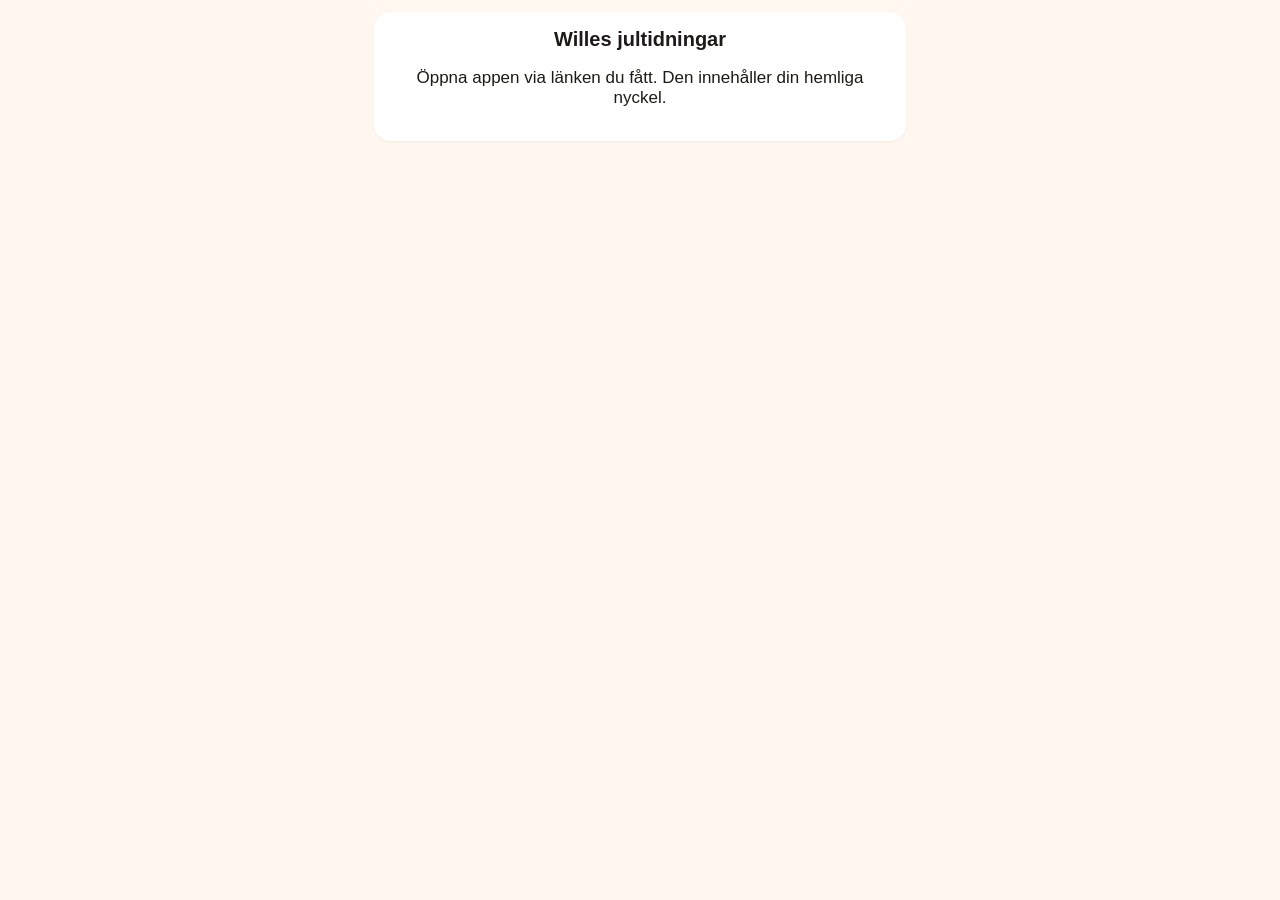
<file: index.html>
<!doctype html>
<html lang="sv">
<head>
  <meta charset="utf-8">
  <meta name="viewport" content="width=device-width, initial-scale=1, viewport-fit=cover">
  <title>Willes jultidningar</title>
  <meta name="theme-color" content="#b3261e">
  <meta name="apple-mobile-web-app-capable" content="yes">
  <meta name="apple-mobile-web-app-status-bar-style" content="black-translucent">
  <meta name="apple-mobile-web-app-title" content="Jultidningar">
  <link rel="manifest" href="manifest.webmanifest">
  <link rel="apple-touch-icon" href="apple-touch-icon.png">
  <link rel="icon" href="icon-192.png">
  <link rel="stylesheet" href="style.css?v=7">
</head>
<body>

<!-- Saknar nyckel -->
<section id="vy-nyckel" class="vy" hidden>
  <div class="kort center">
    <h1>Willes jultidningar</h1>
    <p>Öppna appen via länken du fått. Den innehåller din hemliga nyckel.</p>
  </div>
</section>

<!-- Startsida -->
<section id="vy-start" class="vy" hidden>
  <header class="topp">
    <button id="knapp-katalog" class="ikon katalog" aria-label="Öppna katalogen" title="Katalogen">📖</button>
    <h1>Willes jultidningar</h1>
    <button id="knapp-uppdatera" class="ikon" aria-label="Uppdatera" title="Uppdatera">↻</button>
  </header>

  <div class="kort hero">
    <div class="etikett">Sålt för</div>
    <div id="total" class="stort">0 kr</div>
    <div class="nivarad">
      <div>
        <div class="etikett">Nivå</div>
        <div id="niva" class="niva">–</div>
      </div>
      <div class="hoger">
        <div class="etikett" id="nasta-etikett">Kvar till nivå 1</div>
        <div id="kvar" class="kvar">0 kr</div>
      </div>
    </div>
    <div class="stapel"><div id="stapel-fyll" class="fyll"></div></div>
    <div id="nivalista" class="nivalista"></div>
  </div>

  <button id="knapp-ny" class="primar stor">+ Ny kund</button>

  <div class="listtopp">
    <h2 id="kundrubrik">Kunder</h2>
    <div class="sortering" role="group" aria-label="Sortera">
      <button type="button" class="sortknapp aktiv" data-sort="senaste">Senaste</button>
      <button type="button" class="sortknapp" data-sort="storst">Störst</button>
    </div>
  </div>
  <ul id="kundlista" class="kundlista"></ul>
  <label class="filter botten"><input type="checkbox" id="filter-ej-levererade"> Visa bara ej levererade</label>
  <p id="offline-info" class="dampad center" hidden>Visar senast hämtade uppgifter.</p>
</section>

<!-- Kundskärm -->
<section id="vy-kund" class="vy" hidden>
  <header class="topp">
    <button id="knapp-tillbaka" class="ikon" aria-label="Tillbaka">‹</button>
    <h1 id="kundtitel">Ny kund</h1>
    <span class="ikon"></span>
  </header>

  <form id="kundform" autocomplete="off">
    <div class="kort">
      <label>Namn
        <input id="f-namn" type="text" required placeholder="För- och efternamn" autocapitalize="words" enterkeyhint="next">
      </label>
      <label>Mobilnummer
        <input id="f-mobil" type="tel" placeholder="070-123 45 67" enterkeyhint="next">
      </label>
      <label>Adress
        <input id="f-adress" type="text" placeholder="Gata 12" autocapitalize="sentences" enterkeyhint="next">
      </label>
      <label class="rad-check"><input type="checkbox" id="f-levererad"> Levererad</label>
    </div>

    <div class="kort">
      <div class="radhuvud"><span>Nr</span><span>Pris</span><span></span></div>
      <p class="dampad liten">Skriv numret ur katalogen så fylls namn och pris i automatiskt. Vill kunden ha flera av samma, lägg numret på flera rader.</p>
      <div id="rader"></div>
      <button type="button" id="knapp-rad" class="sekundar">+ Rad</button>
      <div class="summarad"><span>Summa</span><span id="f-summa">0 kr</span></div>
    </div>

    <button type="submit" id="knapp-spara" class="primar stor">Spara</button>
    <button type="button" id="knapp-ta-bort" class="farlig" hidden>Ta bort kund</button>
  </form>
</section>

<!-- Katalogen -->
<section id="vy-katalog" class="vy" hidden>
  <header class="topp">
    <button id="knapp-katalog-tillbaka" class="ikon" aria-label="Tillbaka">‹</button>
    <h1>Katalogen</h1>
    <span class="sidnr"><input id="k-sida" type="number" inputmode="numeric" min="1" max="64" aria-label="Sida"> / 64</span>
  </header>
  <div class="bildyta" id="k-yta">
    <img id="k-bild" alt="Katalogsida">
    <button class="bladdra vanster" id="k-forra" aria-label="Föregående sida">‹</button>
    <button class="bladdra hoger" id="k-nasta" aria-label="Nästa sida">›</button>
  </div>
  <div class="minirad" id="k-minirad"></div>
</section>

<div id="toast" class="toast" hidden></div>

<!-- Ny nivå -->
<section id="vy-fest" class="fest" hidden>
  <canvas id="konfetti"></canvas>
  <div class="festtext">
    <div class="festikon">🏆</div>
    <h1>Du har nått nivå <span id="festniva"></span>!</h1>
    <p>Vad duktig du är Wille!</p>
    <button id="knapp-fest-stang" class="primar stor">Fortsätt</button>
  </div>
</section>

<script src="app.js?v=7"></script>
</body>
</html>
</file>
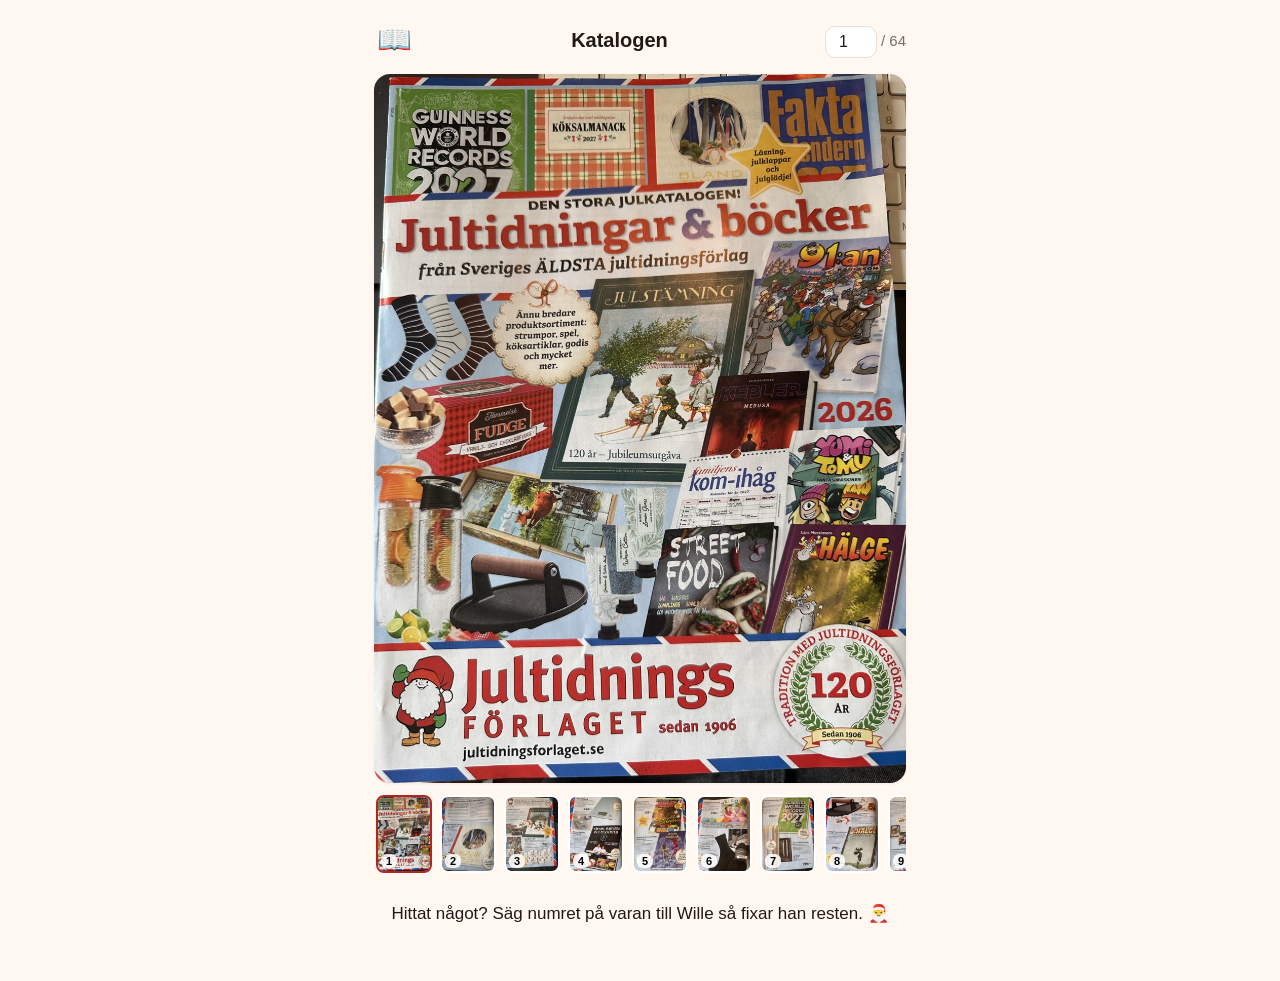
<file: katalog.html>
<!doctype html>
<html lang="sv">
<head>
  <meta charset="utf-8">
  <meta name="viewport" content="width=device-width, initial-scale=1, viewport-fit=cover">
  <title>Willes jultidningar – katalogen</title>
  <meta name="description" content="Bläddra i jultidningskatalogen 2026 och säg till Wille vilket nummer du vill ha.">
  <meta property="og:title" content="Willes jultidningar – katalogen">
  <meta property="og:description" content="Bläddra i katalogen och säg till Wille vilket nummer du vill ha.">
  <meta property="og:image" content="https://johansalesbyte.github.io/wille-jultidningar/katalog/thumb/p01.jpg">
  <meta name="theme-color" content="#b3261e">
  <link rel="icon" href="icon-192.png">
  <link rel="apple-touch-icon" href="apple-touch-icon.png">
  <link rel="stylesheet" href="style.css?v=7">
</head>
<body>
<section id="vy-katalog" class="vy">
  <header class="topp">
    <span class="ikon" aria-hidden="true">📖</span>
    <h1>Katalogen</h1>
    <span class="sidnr"><input id="k-sida" type="number" inputmode="numeric" min="1" max="64" aria-label="Sida"> / 64</span>
  </header>
  <div class="bildyta" id="k-yta">
    <img id="k-bild" alt="Katalogsida">
    <button class="bladdra vanster" id="k-forra" aria-label="Föregående sida">‹</button>
    <button class="bladdra hoger" id="k-nasta" aria-label="Nästa sida">›</button>
  </div>
  <div class="minirad" id="k-minirad"></div>
  <p class="hjalp" style="text-align:center;margin-top:18px">Hittat något? Säg numret på varan till Wille så fixar han resten. 🎅</p>
</section>
<script>
(function () {
  const $ = id => document.getElementById(id);
  const SIDOR = 64;
  const fil = (mapp, i) => `katalog/${mapp}/p${String(i).padStart(2, '0')}.jpg`;
  let sida = Math.max(1, Math.min(SIDOR, parseInt((location.hash.match(/sida=(\d+)/) || [])[1], 10) || 1));

  for (let i = 1; i <= SIDOR; i++) {
    const b = document.createElement('button');
    b.type = 'button';
    b.innerHTML = `<img loading="lazy" alt=""><span>${i}</span>`;
    b.querySelector('img').src = fil('thumb', i);
    b.addEventListener('click', () => visaSida(i));
    $('k-minirad').appendChild(b);
  }

  function visaSida(n) {
    sida = Math.max(1, Math.min(SIDOR, n));
    $('k-bild').src = fil('full', sida);
    $('k-sida').value = sida;
    history.replaceState(null, '', '#sida=' + sida);
    const knappar = $('k-minirad').children;
    for (let i = 0; i < knappar.length; i++) knappar[i].classList.toggle('aktiv', i + 1 === sida);
    const aktiv = knappar[sida - 1];
    if (aktiv) aktiv.scrollIntoView({ block: 'nearest', inline: 'center', behavior: 'smooth' });
    if (sida < SIDOR) new Image().src = fil('full', sida + 1);
    if (sida > 1) new Image().src = fil('full', sida - 1);
  }

  $('k-forra').addEventListener('click', () => visaSida(sida - 1));
  $('k-nasta').addEventListener('click', () => visaSida(sida + 1));
  $('k-sida').addEventListener('change', () => visaSida(parseInt($('k-sida').value, 10) || 1));
  $('k-sida').addEventListener('keydown', e => { if (e.key === 'Enter') { e.preventDefault(); $('k-sida').blur(); } });
  let startX = null, startY = null;
  $('k-yta').addEventListener('touchstart', e => { startX = e.touches[0].clientX; startY = e.touches[0].clientY; }, { passive: true });
  $('k-yta').addEventListener('touchend', e => {
    if (startX == null) return;
    const dx = e.changedTouches[0].clientX - startX, dy = e.changedTouches[0].clientY - startY;
    if (Math.abs(dx) > 50 && Math.abs(dx) > Math.abs(dy) * 1.5) visaSida(sida + (dx < 0 ? 1 : -1));
    startX = startY = null;
  }, { passive: true });
  document.addEventListener('keydown', e => {
    if (e.target === $('k-sida')) return;
    if (e.key === 'ArrowRight') visaSida(sida + 1);
    if (e.key === 'ArrowLeft') visaSida(sida - 1);
  });
  visaSida(sida);
})();
</script>
</body>
</html>
</file>
<file: style.css>
:root {
  --rod: #b3261e;
  --rod-mork: #8f1c16;
  --guld: #e0a12a;
  --gron: #2e7d32;
  --bg: #fff7f0;
  --kort: #ffffff;
  --text: #1f1a17;
  --dampad: #7a6f68;
  --kant: #eadfd6;
  color-scheme: light;
}
* { box-sizing: border-box; }
html, body { margin: 0; background: var(--bg); color: var(--text);
  font-family: -apple-system, BlinkMacSystemFont, "Segoe UI", Roboto, sans-serif; font-size: 17px; -webkit-text-size-adjust: 100%; }
body { padding: env(safe-area-inset-top) env(safe-area-inset-right) env(safe-area-inset-bottom) env(safe-area-inset-left); }
.vy { max-width: 560px; margin: 0 auto; padding: 12px 14px 40px; }
h1 { font-size: 20px; margin: 0; }
h2 { font-size: 16px; margin: 0; color: var(--dampad); font-weight: 600; text-transform: uppercase; letter-spacing: .04em; }
.topp { display: flex; align-items: center; justify-content: space-between; padding: 8px 0 14px; gap: 8px; }
.topp h1 { flex: 1; text-align: center; }
.ikon.katalog { font-size: 24px; }
.ikon { width: 40px; height: 40px; border: none; background: transparent; font-size: 28px; line-height: 40px; color: var(--rod); padding: 0; text-align: center; }
.kort { background: var(--kort); border-radius: 16px; padding: 16px; margin-bottom: 14px; box-shadow: 0 1px 3px rgba(0,0,0,.06); }
.center { text-align: center; }
.dampad { color: var(--dampad); }
.etikett { font-size: 13px; color: var(--dampad); text-transform: uppercase; letter-spacing: .05em; font-weight: 600; }
.hero { background: linear-gradient(160deg, var(--rod), var(--rod-mork)); color: #fff; }
.hero .etikett { color: rgba(255,255,255,.75); }
.stort { font-size: 46px; font-weight: 800; letter-spacing: -.02em; margin: 2px 0 14px; font-variant-numeric: tabular-nums; }
.nivarad { display: flex; justify-content: space-between; align-items: flex-end; gap: 12px; }
.hoger { text-align: right; }
.niva { font-size: 28px; font-weight: 800; }
.kvar { font-size: 22px; font-weight: 700; font-variant-numeric: tabular-nums; }
.stapel { height: 12px; background: rgba(255,255,255,.25); border-radius: 6px; margin: 12px 0 10px; overflow: hidden; }
.fyll { height: 100%; width: 0; background: var(--guld); border-radius: 6px; transition: width .4s ease; }
.nivalista { display: flex; flex-wrap: wrap; gap: 6px; }
.nivalista span { font-size: 12px; padding: 3px 8px; border-radius: 999px; background: rgba(255,255,255,.18); color: rgba(255,255,255,.8); }
.nivalista span.klar { background: var(--guld); color: #3a2600; font-weight: 700; }
button { font: inherit; cursor: pointer; }
.primar { width: 100%; background: var(--rod); color: #fff; border: none; border-radius: 14px; padding: 14px; font-weight: 700; }
.primar:active { background: var(--rod-mork); }
.primar:disabled { opacity: .6; }
.stor { font-size: 20px; padding: 18px; margin-bottom: 18px; }
.sekundar { width: 100%; background: transparent; color: var(--rod); border: 2px dashed var(--kant); border-radius: 12px; padding: 12px; font-weight: 600; margin-top: 8px; }
.farlig { width: 100%; background: transparent; color: var(--rod); border: none; padding: 14px; font-weight: 600; margin-top: 8px; }
.listtopp { display: flex; justify-content: space-between; align-items: center; margin: 6px 2px 8px; }
.filter { font-size: 14px; color: var(--dampad); display: flex; align-items: center; gap: 6px; }
.filter input { width: 20px; height: 20px; }
.kundlista { list-style: none; margin: 0; padding: 0; }
.kundlista li { display: flex; align-items: center; gap: 12px; background: var(--kort); border-radius: 14px; padding: 12px 14px; margin-bottom: 8px; box-shadow: 0 1px 3px rgba(0,0,0,.05); }
.kundlista .info { flex: 1; min-width: 0; }
.kundlista .namn { font-weight: 600; white-space: nowrap; overflow: hidden; text-overflow: ellipsis; }
.kundlista .detalj { font-size: 13px; color: var(--dampad); white-space: nowrap; overflow: hidden; text-overflow: ellipsis; }
.kundlista .summa { font-weight: 700; font-variant-numeric: tabular-nums; white-space: nowrap; }
.kundlista .lev { width: 44px; height: 44px; border-radius: 12px; border: 2px solid var(--kant); background: #fff; font-size: 22px; color: transparent; flex: none; }
.kundlista .lev.ja { background: var(--gron); border-color: var(--gron); color: #fff; }
.kundlista li.levererad .info { opacity: .55; }
.kundlista .tom { display: block; text-align: center; color: var(--dampad); padding: 24px; background: transparent; box-shadow: none; }
label { display: block; font-size: 14px; color: var(--dampad); font-weight: 600; margin-bottom: 12px; }
input[type=text], input[type=tel], input[type=number] { display: block; width: 100%; margin-top: 4px; font: inherit; font-size: 18px; padding: 12px; border: 1.5px solid var(--kant); border-radius: 12px; background: #fff; color: var(--text); }
input:focus { outline: none; border-color: var(--rod); }
.rad-check { display: flex; align-items: center; gap: 10px; font-size: 17px; color: var(--text); margin: 4px 0 0; }
.rad-check input { width: 24px; height: 24px; margin: 0; }
.radhuvud, .rad { display: grid; grid-template-columns: 1fr 1fr 36px; gap: 8px; align-items: center; }
.radhuvud { font-size: 12px; color: var(--dampad); text-transform: uppercase; letter-spacing: .05em; font-weight: 600; padding: 0 2px 6px; }
.rad { margin-bottom: 8px; }
.rad input { margin-top: 0; padding: 10px 8px; text-align: center; }
.rad .bort { width: 36px; height: 44px; border: none; background: transparent; color: var(--dampad); font-size: 22px; }
.summarad { display: flex; justify-content: space-between; font-size: 20px; font-weight: 800; padding: 14px 2px 0; margin-top: 8px; border-top: 1px solid var(--kant); font-variant-numeric: tabular-nums; }
.toast { position: fixed; left: 50%; bottom: calc(24px + env(safe-area-inset-bottom)); transform: translateX(-50%); background: #2b2523; color: #fff; padding: 12px 18px; border-radius: 12px; font-size: 15px; max-width: 90vw; text-align: center; z-index: 10; box-shadow: 0 6px 20px rgba(0,0,0,.25); }
.toast.fel { background: var(--rod); }

.sortering { display: flex; gap: 6px; }
.sortknapp { background: #fff; border: 1.5px solid var(--kant); color: var(--dampad); border-radius: 999px; padding: 6px 12px; font-size: 14px; font-weight: 600; }
.sortknapp.aktiv { background: var(--rod); border-color: var(--rod); color: #fff; }
.filter.botten { justify-content: center; margin: 18px 0 6px; font-size: 15px; }
.liten { font-size: 13px; margin: 0 0 10px; }
.rad { grid-template-rows: auto auto; }
.rad .artnamn { grid-column: 1 / -1; font-size: 13px; color: var(--dampad); padding: 0 4px; margin-top: -4px; min-height: 16px; white-space: nowrap; overflow: hidden; text-overflow: ellipsis; }
.rad .artnamn.okand { color: var(--rod); }
.kundlista .detalj { white-space: normal; }

.fest[hidden] { display: none; }
.fest { position: fixed; inset: 0; background: #fff; z-index: 20; display: flex; align-items: center; justify-content: center; padding: 24px; }
.fest canvas { position: absolute; inset: 0; width: 100%; height: 100%; pointer-events: none; }
.festtext { position: relative; text-align: center; max-width: 360px; }
.festikon { font-size: 72px; margin-bottom: 8px; }
.festtext h1 { font-size: 28px; line-height: 1.25; color: var(--rod); margin: 0 0 12px; }
.festtext p { font-size: 20px; font-weight: 700; color: var(--text); margin: 0 0 28px; }

/* Katalogen */
.sidnr { font-size: 15px; color: var(--dampad); white-space: nowrap; display: flex; align-items: center; gap: 4px; }
.sidnr input { width: 52px; font: inherit; font-size: 16px; text-align: center; padding: 6px 4px; border: 1.5px solid var(--kant); border-radius: 10px; background: #fff; color: var(--text); }
.bildyta { position: relative; background: #fff; border-radius: 16px; overflow: hidden; box-shadow: 0 1px 3px rgba(0,0,0,.06); aspect-ratio: 3 / 4; display: flex; align-items: center; justify-content: center; touch-action: pan-y; }
.bildyta img { max-width: 100%; max-height: 100%; display: block; user-select: none; -webkit-user-drag: none; }
.bladdra { position: absolute; top: 0; bottom: 0; width: 34%; border: none; background: transparent; color: transparent; font-size: 44px; }
.bladdra.vanster { left: 0; text-align: left; padding-left: 8px; }
.bladdra.hoger { right: 0; text-align: right; padding-right: 8px; }
.bladdra:active { color: rgba(0,0,0,.35); }
.minirad { display: flex; gap: 8px; overflow-x: auto; padding: 12px 2px; -webkit-overflow-scrolling: touch; scrollbar-width: none; }
.minirad::-webkit-scrollbar { display: none; }
.minirad button { flex: none; width: 56px; padding: 0; border: 2px solid transparent; border-radius: 8px; background: #fff; overflow: hidden; position: relative; }
.minirad button.aktiv { border-color: var(--rod); }
.minirad img { width: 100%; height: 74px; object-fit: cover; display: block; }
.minirad span { position: absolute; left: 3px; bottom: 3px; font-size: 11px; font-weight: 700; background: rgba(255,255,255,.85); border-radius: 6px; padding: 1px 5px; }
</file>
